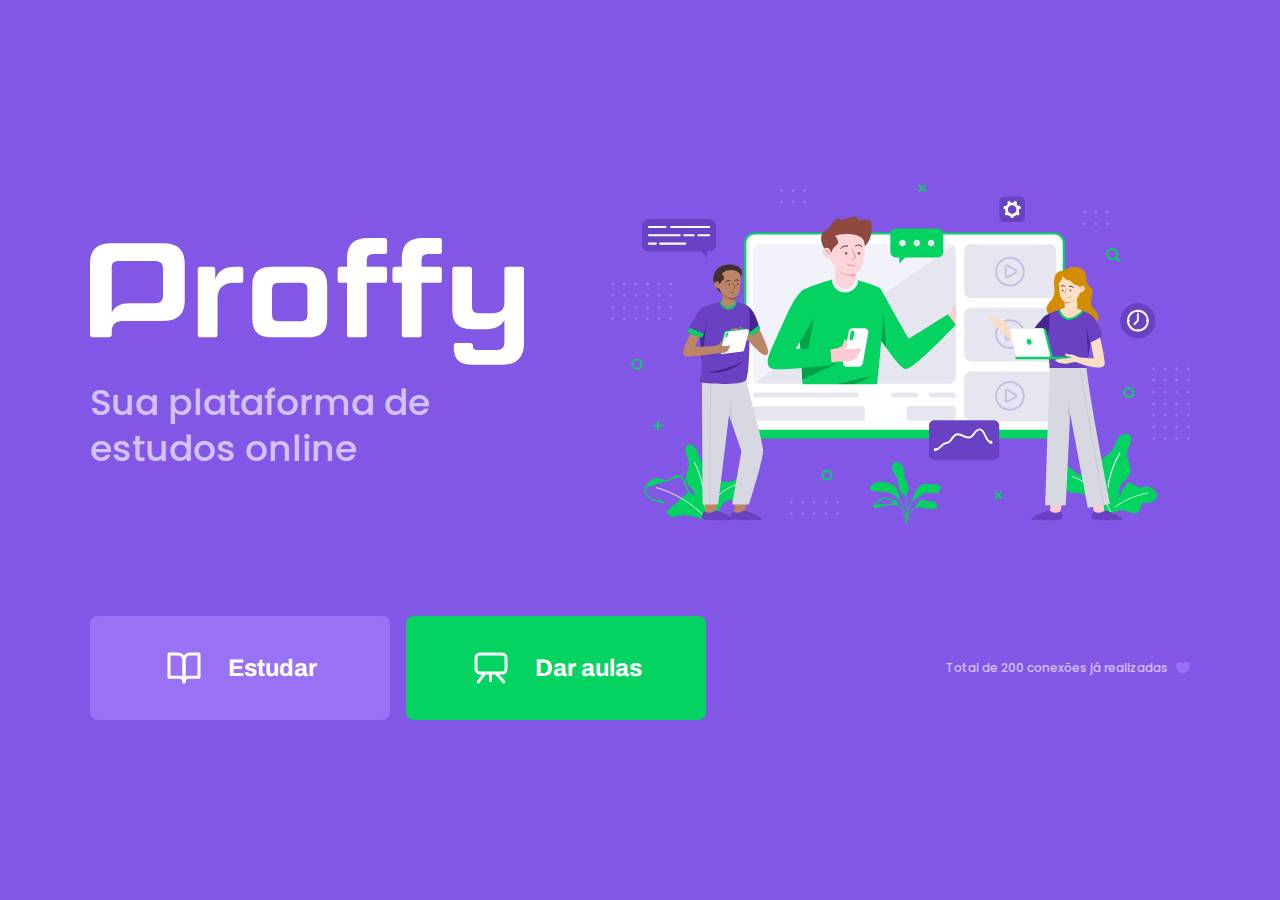
<file: index.html>
<!DOCTYPE html>
<html lang="pt-br">
<head>
    <meta charset="UTF-8">
    <meta name="viewport" content="width=device-width, initial-scale=1.0">
    <meta name="theme-color" content="#8257E5">

    <title>Proff | Sua plataforma de estudos online</title>
    <link rel="shortcut icon" href="/images/favicon.png" type="image/png">
    <link rel="stylesheet" href="/styles/main.css">
    <link rel="stylesheet" href="/styles/partials/page-landing.css">

    
    <link href="https://fonts.googleapis.com/css2?family=Archivo:wght@400;700&amp;family=Poppins:wght@400;600&amp;display=swap" rel="stylesheet">

</head>
<body id="page-landing">
    <div id="container">
        <div class="logo-container">
            <img src="/images/logo.svg" alt="Proffy">
            <h2>Sua plataforma de estudos online</h2>
        </div>
        
        
        <img class="hero-image" src="/images/landing.svg" alt="Plataforma de Estudos">

        <div class="buttons-container">
            <a class="study" href="/study.html">
                <img src="/images/icons/study.svg" alt="Estudar">
                Estudar
            </a>
            <a class="give-classes" href="/give-classes.html">
                <img src="/images/icons/give-classes.svg" alt="Dar aulas">
               Dar aulas
            </a>
        </div>

        <p class="total-connections">
            Total de 200 conexões já realizadas
            <img src="/images/icons/purple-heart.svg" alt="Coração Roxo">
        </p>

    </div>

</body>
</html>
</file>
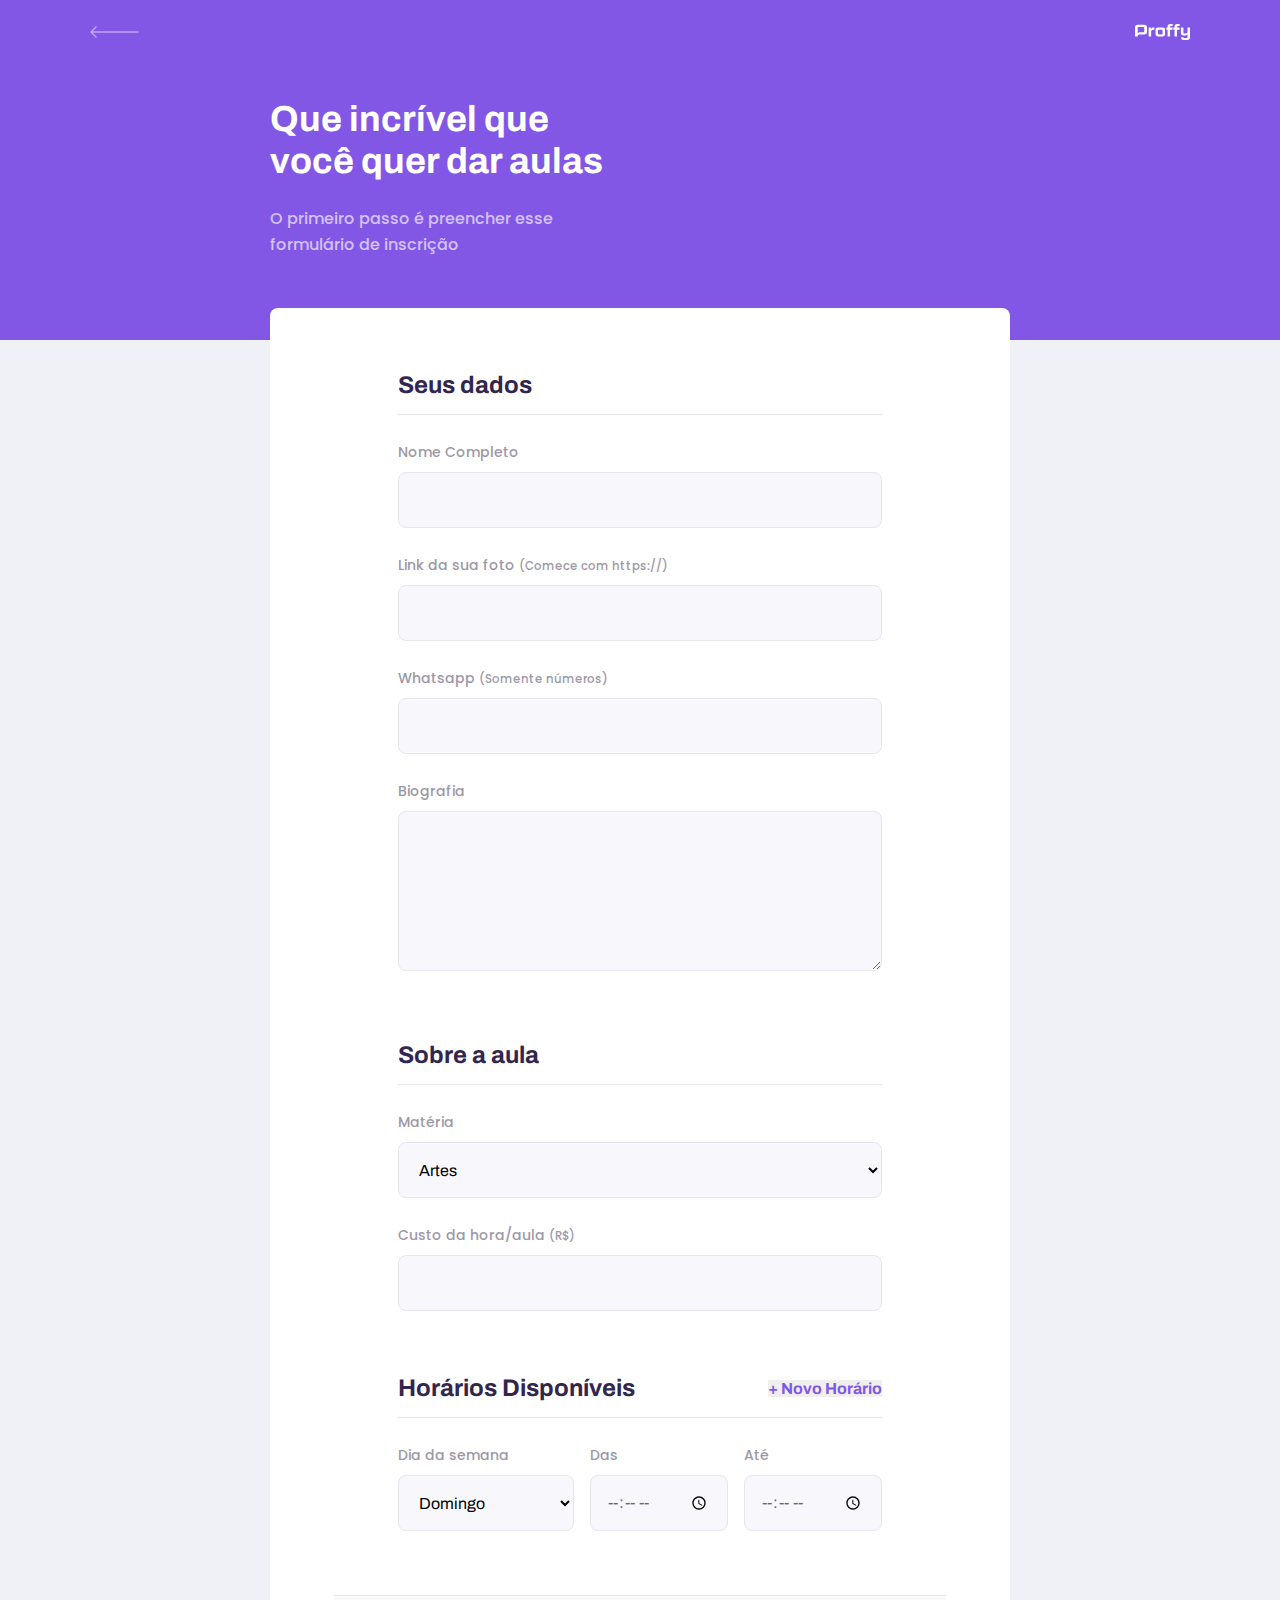
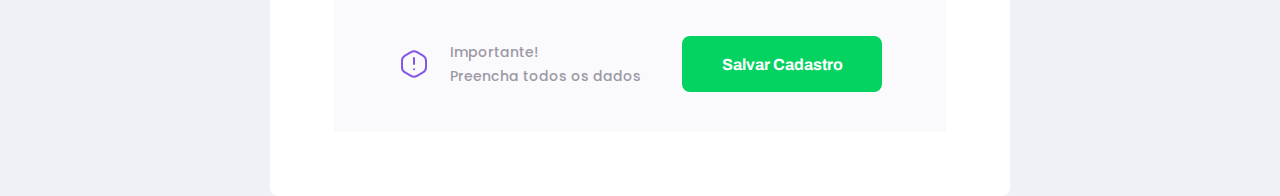
<file: give-classes.html>
<!DOCTYPE html>
<html lang="pt-br">
<head>
    <meta charset="UTF-8">
    <meta name="viewport" content="width=device-width, initial-scale=1.0">
    <title>Proff | Sua plataforma de estudos online</title>

    <link rel="stylesheet" href="/styles/main.css">
    <link rel="stylesheet" href="/styles/partials/header.css">
    <link rel="stylesheet" href="/styles/partials/forms.css">
    <link rel="stylesheet" href="/styles/partials/page-give-classes.css">

    
    <link href="https://fonts.googleapis.com/css2?family=Archivo:wght@400;700&amp;family=Poppins:wght@400;600&amp;display=swap" rel="stylesheet">

    <!-- defer = faz o carregamento do js depois de passar por toda renderização da página-->
    <script src="/scripts/addField.js" defer></script>

</head>
<body id="page-give-classes">
    <div id="container">
      <header class="page-header">
          <div class="top-bar-container">
              <a href="/">
                <img src="/images/icons/back.svg" alt="Voltar">
              </a>
              <img src="/images/logo.svg" alt="Proffy">
          </div>
          <div class="header-content">
            <strong>Que incrível que você quer dar aulas</strong>
            <p>O primeiro passo é preencher esse formulário de inscrição</p>

          </div>
      </header>
      <main>
        <form action="" id="create-class">
            <fieldset>
                <legend>Seus dados</legend>
                <div class="input-block">
                    <label for="name">Nome Completo</label>
                    <input name="name" id="name" required>
                </div>
                <div class="input-block">
                    <label for="avatar">Link da sua foto <small>(Comece com https://)</small> </label>
                    <input name="avatar" id="avatar" type="url" required>
                </div>
                <div class="input-block">
                    <label for="whatsapp">Whatsapp <small>(Somente números)</small> </label>
                    <input name="whatsapp" id="whatsapp" type="number" required>
                </div>
                <div class="textarea-block">
                    <label for="bio">Biografia </label>
                    <textarea name="bio" id="bio"  required></textarea>
                </div>
            </fieldset>
            <fieldset>
                <legend>Sobre a aula</legend>
                <div class="select-block">
                    <label for="subject">Matéria</label>
                    <select name="subject" id="subject">
                        <option value="" disabled="" hidden="">Selecione uma opção</option>
                        <option value="1">Artes</option>
                        <option value="2">Biologia</option>
                        <option value="3">Ciências</option>
                        <option value="4">Educação física</option>
                        <option value="5">Física</option>
                        <option value="6">Geografia</option>
                        <option value="7">História</option>
                        <option value="8">Matemática</option>
                        <option value="9">Português</option>
                        <option value="10">Química</option>
                    </select>
                </div>
                <div class="input-block">
                    <label for="cost">Custo da hora/aula
                        <small>(R$)</small>
                    </label>
                    <input type="number" name="cost" id="cost" required>    
                </div>
            </fieldset>
            <fieldset id="schedule-items">
                <legend> Horários Disponíveis
                    <button type="button" id="add-time">+ Novo Horário</button>
                </legend>
                <div class="schedule-item">
                    <div class="select-block">
                        <label for="weekday">Dia da semana</label>
                        <select name="weekday[]" id="weekday">
                            <option value="0">Domingo</option>
                            <option value="1">Segunda</option>
                            <option value="2">Terça</option>
                            <option value="3">Quarta</option>
                            <option value="4">Quinta</option>
                            <option value="5">Sexta</option>
                            <option value="6">Sábado</option>
                        </select><!-- [] -> permite enviar + de 1 valor -->
                    </div>
                    <div class="input-block">
                        <label for="time_from">Das</label>
                        <input type="time"  name="time_from[]" required>
                    </div>
                    <div class="input-block">
                        <label for="time_to">Até</label>
                        <input type="time"  name="time_to[]" required>
                    </div>
                </div>
            </fieldset>
        </form>
        <footer>
            <p>
                <img src="/images/icons/warning.svg" alt="Aviso Importante">
                Importante! <br> Preencha todos os dados
            </p>
            <!-- form="create-class" relaciona o button ao form -->
            <button type="submit" form="create-class">Salvar Cadastro</button>
        </footer>
      </main>
    </div>
</body>
</html>
</file>
<file: styles/main.css>
:root {
    --color-background: #F0F0F7;
    --color-primary-lighter: #9871F5;
    --color-primary-light: #916BEA;
    --color-primary: #8257E5;
    --color-primary-dark: #774DD6;
    --color-primary-darker: #6842c2;
    --color-secondary: #04D361;
    --color-secondary-dark: #04BF58;
    --color-title-in-primary: #FFFFFF;
    --color-text-in-primary: #D4C2FF;
    --color-text-title: #32264D;
    --color-text-complement: #9C98A6;
    --color-text-base: #6A6180;
    --color-line-in-white: #E6E6F0;
    --color-input-background: #F8F8FC;
    --color-button-text: #FFFFFF;
    --color-box-base: #FFFFFF;
    --color-box-footer: #FAFAFC;
    --color-small-info: #C1BCCC;
    /*  tamanho de fonte padrão 16px = 100% = 1rem */
    
    font-size: 60%; /* controle das medidas rem */
}
* {
    margin: 0;
    padding: 0;
    box-sizing: border-box;
}

html,
body{
    height:100vh /* vh = view port height(espaço visivel da tela)*/
}

body {
   background-color: var(--color-background);
    display:flex;
    align-items: center;
    justify-content:center;
     /* -> é relativo ao fonte size do root */
    /* rem = relative element */ 
}

body,
input,
button,
textarea{
    font-weight: 500;
    font-family: Poppins;
    font-size: 1.6rem;
    color: var(--color-text-base);
}

#container{
    width: 90vw; 
    max-width: 700px;
}

@media(min-width: 700px){
    :root{
        font-size: 62.5%;/*todo 1rem vai ser relativo a 10px*/
    }
}
</file>
<file: styles/partials/page-landing.css>
#page-landing{
    background: var(--color-primary);
}

#page-landing #container{
    color: var(--color-text-in-primary);
}

.logo-container img{
        height: 10rem;
}

.logo-container{
    text-align: center;
    margin-bottom: 3.2rem;
}

.logo-container h2{
    font-weight: 500;
    font-size: 3.6rem;
    line-height: 4.6rem;
    margin-top:0.8rem;
}

.hero-image{
    width:100%;
}

.buttons-container{
    display: flex; /* coloca um elemento ao lado do outro */
    justify-content: center;
    margin: 3.2rem 0;
}

.buttons-container a{
    width: 30rem;
    height: 10.4rem;
    border-radius: .8rem;
    margin-right: 1.6rem;
    font: 700 2.4rem Archivo;
    display:flex;
    align-items:center;
    justify-content:center;
    text-decoration: none;
    transition: background 0.2s;
    color: var(--color-button-text);
}

.buttons-container a img{
    width: 4rem;
    margin-right: 2.4rem;
}

.buttons-container a.study{
    background: var(--color-primary-lighter);
}

.buttons-container a.study:hover{

    background: var(--color-primary-light);

}

.buttons-container a.give-classes{
    background: var(--color-secondary);
    margin-right: 0;
}


.buttons-container a.give-classes:hover{

    background: var(--color-secondary-dark);

}

.total-connections
{
    font-size: 1.2rem;
    display:flex;
    align-items: center;
    justify-content: center;
}

.total-connections img{
    margin-left: 0.8rem;
}

@media(max-width: 699px){
    :root{
        font-size: 40%;/*modificar as medidad rem*/
    }
}


@media (min-width: 1100px){
    #page-landing #container{
        max-width: 1100px;
        display: grid;
        grid-template-columns: 2fr 1fr 2fr; /*fr = fração - fraciona em 3 partes iguais*/
        grid-template-rows: 350px 1fr;
        grid-template-areas:
        "proffy image image"
        "button button texting";
        column-gap: 87px; /* separa os elementos do grid */
        row-gap: 86px;
    }

    .logo-container{
        grid-area: proffy;
        text-align: initial;
        align-self: center; /*não deixa o conteudo escapar do grid */
        margin: 0;
    }
    .logo-container img{
        height: 127px;
    }
    .hero-image {
        grid-area: image;
        height: 350px;
    }
    .buttons-container{
        grid-area: button;
        justify-content: flex-start;/*anula o justify-content:center de telas menores*/
        margin: 0;
    }
    .total-connections{
        grid-area: texting;
        justify-self: end;
        font-size: 1.2rem;
    }
}
</file>
<file: styles/partials/header.css>
.page-header{
    background-color: var(--color-primary);
    display: flex;/* separa em linhas/colunas */
    flex-direction: column;/*define quer quer que separa em colunas*/
}

.page-header .top-bar-container{
    width: 90%;
    margin: 0 auto;
    display: flex;
    align-items: center;
    justify-content: space-between;
    padding: 1.6rem 0;
}

.page-header .top-bar-container a{
    height: 3.2rem;
    transition: opacity 0.2s;
}

.page-header .top-bar-container a:hover{
    opacity: 0.6;
}

.page-header .top-bar-container > img {/*pega só a primeira img*/
    height: 1.6rem;
}

.page-header .header-content{
    width: 90%;
    margin: 3.2rem auto;
    position: relative;
}

.page-header .header-content strong{
    font: 700 3.6rem Archivo;
    line-height: 4.2rem;/*altura da linha do texto */
    color: var(--color-title-in-primary);
}

.page-header .header-content p{
    max-width: 30rem;
    font-size: 1.6rem;
    line-height: 2.6rem;
    color: var(--color-text-in-primary);
    margin-top: 2.4rem;
}


@media(min-width: 700px){

    .page-header{
        height: 340px;
    }

    .page-header .top-bar-container{
        max-width: 1100px;
    }

    .page-header .header-content{
        max-width: 740px;
        margin: 0 auto;
        flex: 1 1;
        padding-bottom: 48px;
        display: flex;
        flex-direction: column;
        justify-content: center;
    }

    .page-header .header-content strong{
        max-width: 350px;
    }

    
}
</file>
<file: styles/partials/forms.css>
#search-teachers{
    margin-top: 3.2rem;
}

#search-teachers label{
    color: var(--color-text-in-primary);
}

#search-teachers .select-block{
    margin-bottom: 1.4rem;
}

#search-teachers button{
    width: 100%;
    height: 5.6rem;
    background: var(--color-secondary);
    color: var(--color-button-text);
    border: 0;
    border-radius: .8rem;/*arredonda as bordas*/
    cursor: pointer; /*seta vira mãozinha*/
    font: 700 1.6rem Archivo;
    display: flex;
    align-items: center;
    justify-content: center;/*garantir que sempre ficara alinhado ao meio*/
    transition: background 0.2s;
    margin-top: 3.2rem;

}

#search-teachers button:hover{
    background-color: var(--color-secondary-dark);
}

.select-block label,
.input-block label,
.textarea-block label{
    font-size: 1.4rem;
    color: var(--color-text-complement);
}

.input-block input,
.select-block select,
.textarea-block textarea{
    width: 100%;
    height: 5.6rem;
    margin-top: 0.8rem;
    border-radius: 0.8rem;
    background: var(--color-input-background);
    border: 1px solid var(--color-line-in-white);
    outline: 0;/*tira a linha forte que aparece quando clica no campo*/
    padding: 0 1.6rem;
    font: 1.6rem Archivo;
}

.textarea-block textarea{
    padding: 1.2rem 1.6rem;
    height: 16rem;
    resize: vertical;/*posibilita alterar somente a vertical*/
}

.input-block,
.textarea-block{
    position: relative;
}

/*se o elemento estiver em foco, procure o input-block e cria um elemento css(somente quando o campo estiver em foco)*/
.input-block:focus-within::after,
.textarea-block:focus-within::after{
    content:"";/*conteudo do pseudo elemento after*/

    width: calc(100% - 3.2rem);
    height: 2px;
    background: var(--color-primary-light);

    position: absolute;
    left: 1.6rem;
    right: 1.6rem;
    bottom: 0px;
}
</file>
<file: styles/partials/page-give-classes.css>
#page-give-classes #container{
    width: 100vw;
    height: 100vh;
}

#page-give-classes .page-header .header-content{
    margin-bottom: 6.4rem;
}

#page-give-classes main{
    background: var(--color-box-base);
    width: 100%;
    max-width: 74rem;
    border-radius: .8rem;
    margin: -3.2rem auto 3.2rem;
    padding: 6.4rem;
}


#page-give-classes fieldset{
 border: none;
 padding: 0 2.4rem;
}

#page-give-classes fieldset legend{
    font: 700 2.4rem Archivo;
    color: var(--color-text-title);
    margin-bottom: 2.4rem;

    display: flex;
    align-items: center;
    justify-content: space-between;

    width: 100%;

    padding-bottom: 1.6rem;
    border-bottom: 1px solid var(--color-line-in-white);
}

#page-give-classes fieldset legend button {
    background-color: none;
    border: 0;
    color: var(--color-primary);
    font:  700 1.6rem Archivo;
    cursor: pointer;
    transition: 0.2s;
}

#page-give-classes fieldset legend button:hover {
    transform: translateY(-5px);
    color: var(--color-primary-dark);
}


#page-give-classes fieldset+fieldset{
    margin-top: 6.4rem;
}

/*pega um input-block que anterior a ele tenha um input-block */
#page-give-classes .input-block+.input-block,
#page-give-classes .input-block+.textarea-block,
#page-give-classes .select-block+.input-block{
    margin-top: 2.4rem;

}

#page-give-classes main footer{
    padding:  4rem 2.4rem;
    background: var(--color-box-footer);
    border-top: 1px solid var(--color-line-in-white);
    margin-top: 6.4rem;
}

#page-give-classes main footer p {
    display: flex;
    align-items: center;
    justify-content: center;

    font-size: 1.4rem;
    line-height: 2.4rem;

    color: var(--color-text-complement);
}

#page-give-classes main footer p img{
    margin-right: 2rem;
}

#page-give-classes main footer button{
    width: 100%;
    height: 5.6rem;
    background: var(--color-secondary);
    color: var(--color-button-text);
    border: 0;
    border-radius: .8rem;/*arredonda as bordas*/
    cursor: pointer; /*seta vira mãozinha*/
    font: 700 1.6rem Archivo;

    display: flex;
    align-items: center;
    justify-content: center;/*garantir que sempre ficara alinhado ao meio*/
    text-decoration: none;
    transition: 0.2s;
    margin-top: 3.2rem;
}

#page-give-classes main footer button:hover{
    background: var(--color-secondary-dark);
}
/*o elemento schedule-item que anterior a ele tenha um schedule-item*/
.schedule-item+.schedule-item{
    margin-top: 3.2rem;
    padding-top: 3.2rem;
    border-top: 1px solid var(--color-line-in-white);
}

@media(min-width: 700px){
    #page-give-classes #container{
        max-width: 100vw;
    }

    #page-give-classes .page-header .header-content{
        margin-bottom: 0; 
    }

    #page-give-classes main fieldset{
        padding: 0 64px;
    }

    .schedule-item {
        display: grid;
        grid-template-columns: 2fr 1fr 1fr;
        column-gap: 1.6rem;
    }

    #page-give-classes #schedule-items .select-block+.input-block,
    #page-give-classes #schedule-items .input-block+.input-block{
        margin-top: 0;
    }

    #page-give-classes main footer{
        padding: 40px 64px;
        display: flex;
        align-items: center;
        justify-content: space-between;

    }

    #page-give-classes main footer button{
        margin-top: 0;
        width: 200px;
    }
}
</file>
